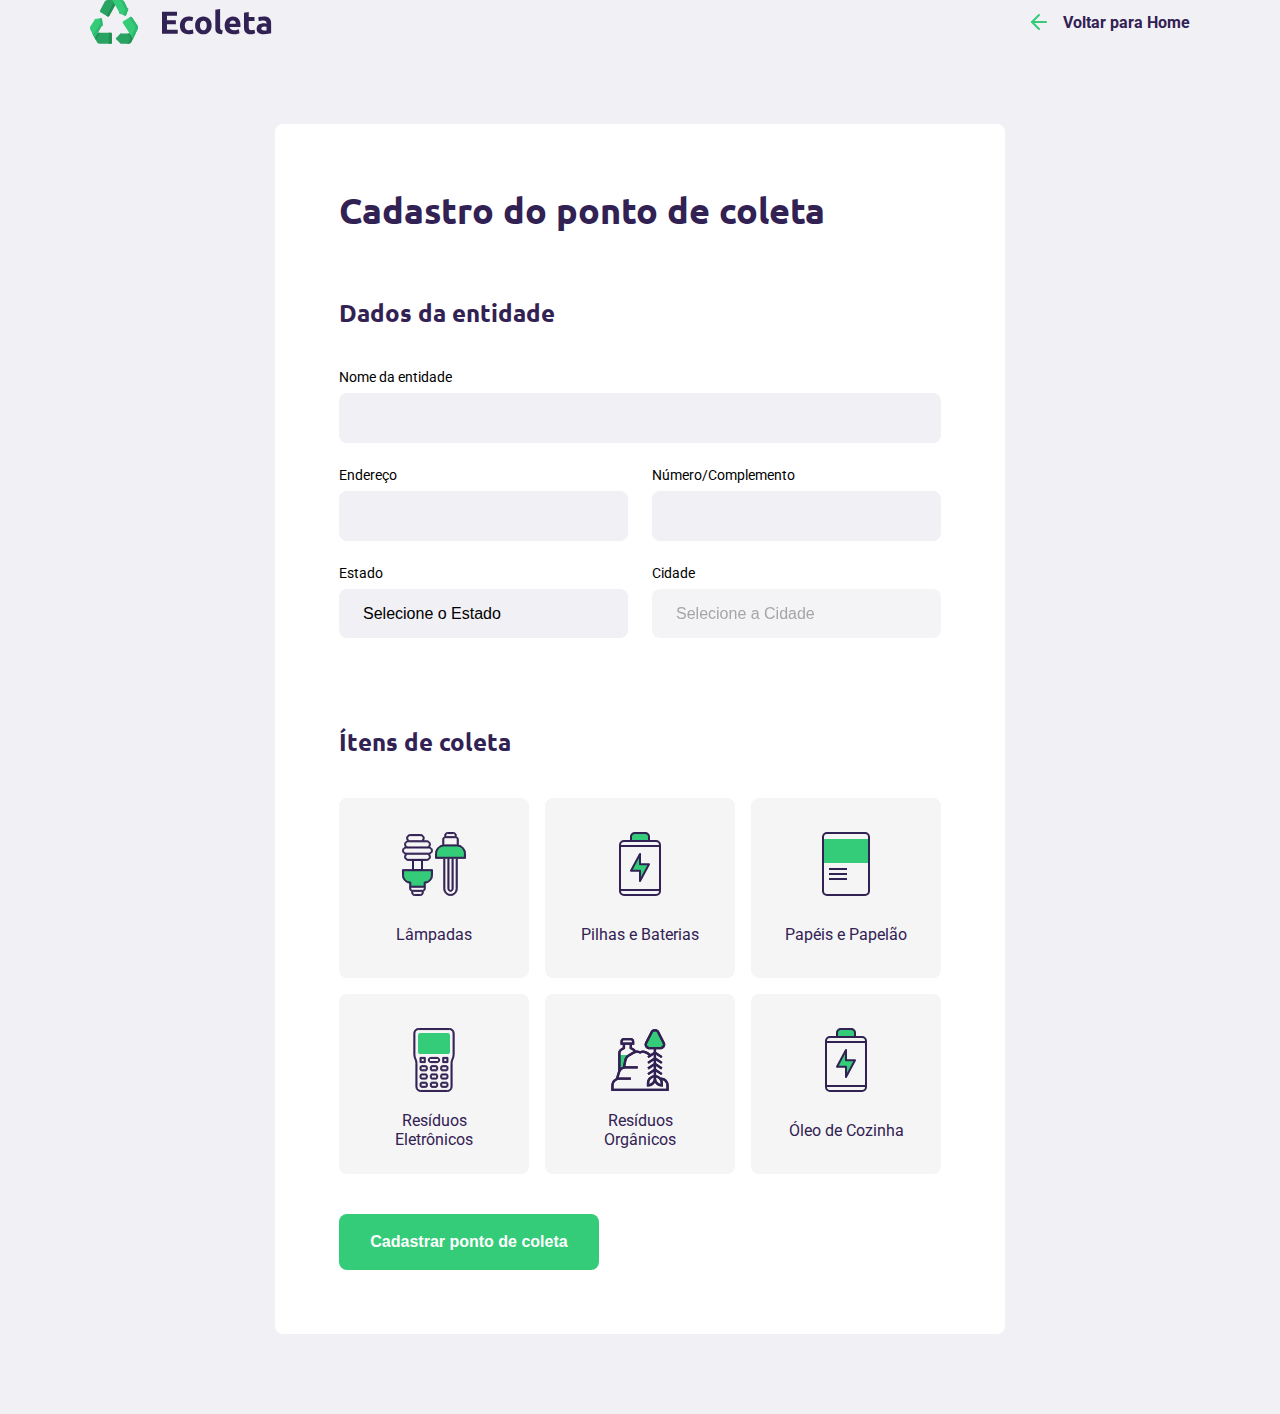
<file: create-point.html>
<!DOCTYPE html>
<html lang="pt-br">

<head>
    <meta charset="UTF-8">
    <meta name="viewport" content="width=device-width, initial-scale=1.0">
    <title>Criar um ponto de coleta</title>

    <link href="https://fonts.googleapis.com/css2?family=Roboto:wght@300;700&display=swap" rel="stylesheet">
    <link href="https://fonts.googleapis.com/css2?family=Ubuntu:wght@700&display=swap" rel="stylesheet">

    <link rel="stylesheet" href="/styles/main.css">
    <link rel="stylesheet" href="/styles/create-point.css">

    <link rel="stylesheet" href="/styles/responsive.css">

</head>
<body>

    <div id="page-create-point">

        <header>

            <img src="/Assets/logo.svg" alt="Logomarca">                
            <a href="index.html"><span></span>Voltar para Home</a>

        </header>

        <form action="">

            <h1>Cadastro do ponto de coleta</h1>

            <fieldset>
                <legend>
                    <h2>Dados da entidade</h2>
                </legend>

                <div class="field">
                    <label for="">Nome da entidade</label>
                    <input type="text" name="name" required>
                </div>

                <div class="field-group">
                    <div class="field">
                        <label for="adress">Endereço</label>
                        <input type="text" name="adress" required>
                    </div>
                    <div class="field">
                        <label for="adress">Número/Complemento</label>
                        <input type="number" name="adress2" required>
                    </div>
                </div>

                <div class="field-group">
                    <div class="field">
                        <label for="state">Estado</label>
                        <select name="uf" required>
                            <option value="">Selecione o Estado</option>
                        </select>

                        <input type="hidden" name="state">

                    </div>

                    <div class="field">
                        <label for="city">Cidade</label>
                        <select name="city" disabled required>
                            <option value="">Selecione a Cidade</option>
                        </select>
                    </div>

                </div>

            </fieldset>

            <fieldset>
                <legend>
                    <h2>Ítens de coleta</h2>
                </legend>

                <div class="items-grid">
                    <li data-id="1">
                        <img src="/Assets/lampadas.svg" alt="Lâmpadas">
                        <span>Lâmpadas</span>
                    </li>

                    <li data-id="2">
                        <img src="/Assets/baterias.svg" alt="Pilhas e Baterias">
                        <span>Pilhas e Baterias</span>
                    </li>

                    <li data-id="3">
                        <img src="/Assets/papeis-papelao.svg" alt="Papéis e Papelão">
                        <span>Papéis e Papelão</span>
                    </li>

                    <li data-id="4">
                        <img src="/Assets/eletronicos.svg" alt="Resíduos Eletrônicos">
                        <span>Resíduos Eletrônicos</span>
                    </li>

                    <li data-id="5">
                        <img src="/Assets/organicos.svg" alt="Resíduos Orgânicos">
                        <span>Resíduos Orgânicos</span>
                    </li>

                    <li data-id="6">
                        <img src="/Assets/baterias.svg" alt="Óleo de Cozinha">
                        <span>Óleo de Cozinha</span>
                    </li>
                </div>

                <input type="hidden" name="items">

            </fieldset>

            <button type ="submit">Cadastrar ponto de coleta</button>
            
        </form>
        
    </div>

    <script src="/scripts/create-point.js"></script>

</body>
</html>
</file>
<file: styles/main.css>
:root {
    --title-color: #322153;
    --primary-color: #34cb79;

}

* {
    margin: 0;
    padding: 0;
    box-sizing: border-box;
}

html {
    font-family: 'Roboto', sans-serif;
}

body {
    background: #f0f0f5;
    -webkit-font-smoothing: antialiased; 
}

a {
    text-decoration: none;
}

h1, h2, h3, h4, h5, h6 {
    font-family: 'Ubuntu', sans-serif;
    color: var(--title-color);
}
/* BOX MODEL 

Modelo de caixa
Toda caixa tem:
Largura, altura, espaçamentos, preenchimentos, bordas, cor, fundo, maneira que é vista pelo html (display)

*/
</file>
<file: styles/create-point.css>
#page-create-point {
    width: 90%;
    max-width: 1100px;

    /* alinhamento de caixa (pelo lado de fora da caixa) */
    margin: 0 auto;
}

#page-create-point header {
    display: flex;
    justify-content: space-between;
    align-items: center;
}

#page-create-point header a {
    color: var(--title-color);
    font-weight: bold;

    display: flex;
    align-items: center;
}

#page-create-point header a span {
    margin-right: 16px;
    background-image: url('../Assets/arrow-left.svg');

    display: flex;

    width: 20px;
    height: 24px;
}

form {
    background-color: white;

    margin: 80px auto;
    padding: 64px;

    border-radius: 8px;

    max-width: 730px;

}

form h1 {
    font-size: 36px;
}

form fieldset {
    margin-top: 64px;

    border: 0;
}

form legend {
    margin-bottom: 40px;
}

form legend h2 {
    font-size: 24px;
}

form .field {
    flex: 1;

    display: flex;
    flex-direction: column;

    margin-bottom: 24px;
}
form .field-group {
    display: flex;
}

form input, form select {
    background-color: #f0f0f5;

    border: 0;
    padding: 16px 24px;
    font-size: 16px;

    border-radius: 8px;

    /* outline: none;*/
}

form select {
    -webkit-appearance: none;
    -moz-appearance: none;
    appearance: none;
}

form label {
    font-size: 14px;
    margin-bottom: 8px;
}

form .field-group .field + .field {
    margin-left: 24px;
}

form button {
    width: 260px;
    height: 56px;

    background-color: var(--primary-color);
    border-radius: 8px;

    color: white;
    font-weight: bold;
    font-size: 16px;

    border: 0;

    margin-top: 40px;

    transition: background-color 400ms;
}

form button:hover {
    background-color: #2fb86e;
}

.items-grid {
    display: grid;
    grid-template-columns: 1fr 1fr 1fr;
    gap: 16px;
}

.items-grid li {
    background-color: #f5f5f5;
    list-style: 8px;

    border: 2px solid #f5f5f5;
    border-radius: 8px;

    height: 180px;

    padding: 32px 24px 16px;

    display: flex;
    flex-direction: column;
    align-items: center;
    justify-content: space-between;

    text-align: center;

    cursor: pointer;
}

.items-grid li span {
    margin-top: 12px;
    
    flex: 1;

    display: flex;
    align-items: center;

    color: var(--title-color);
}

.items-grid li.selected {
    background: #e1faec;
    border: 2px solid #34cb79;
}

.items-grid li ing,
.items-grid li span {
    pointer-events: none;
}
</file>
<file: styles/responsive.css>
@media (max-width: 900px) {
    #page-home {
        background-position-x: 70vw;
    }

    #page-home .content {
        align-items: center;
        text-align: center;
    }

    #page-home header a {
        position: absolute;
        bottom: 48px;

        left: 50%;
        transform: translateX(-50%);
    }

    #page-home main {
        align-items: center;
    }
}

@media (min-widht:1700px) {
    #page-home {
        background-position: 40vw;
    }
}

@media (max-weight: 760px) {
    #page-home {
        background-position: 200px;
    }
}
</file>
